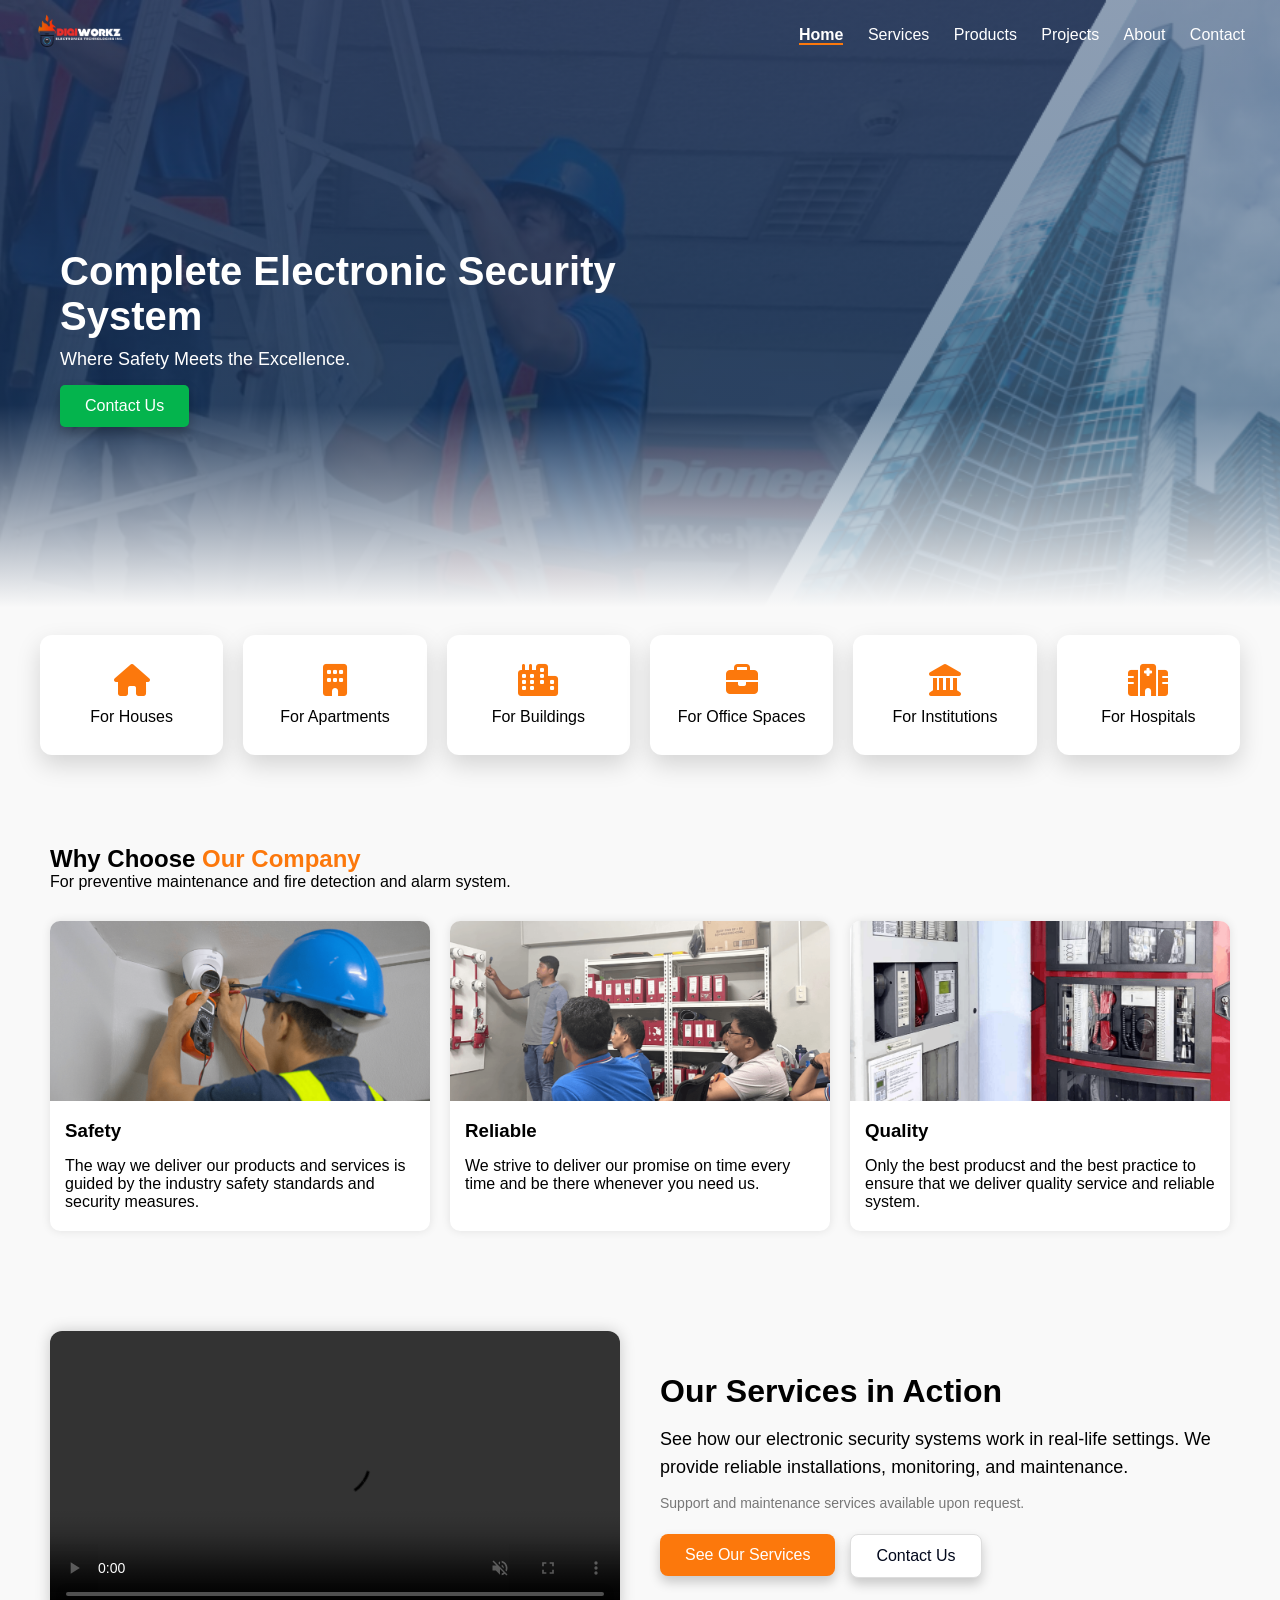
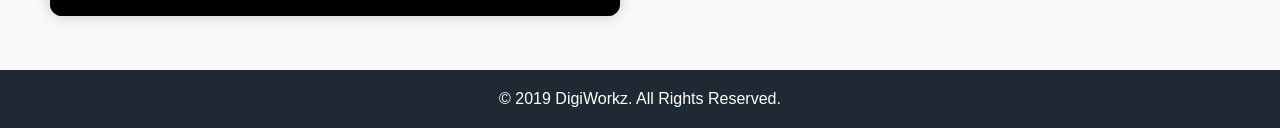
<file: index.html>
<!DOCTYPE html>
<html lang="en">
<head>
  <meta charset="UTF-8" />
  <meta name="viewport" content="width=device-width, initial-scale=1.0" />
  <title>DigiWorkz | Electronic Security System</title>
  <link rel="icon" href="images/favicon.png" type="image/png" />
  <link rel="stylesheet" href="style.css" />
  <link href="https://cdnjs.cloudflare.com/ajax/libs/font-awesome/6.5.0/css/all.min.css" rel="stylesheet">
</head>
<body>

<header class="index-navbar">
  <div class="logo">
    <img src="images/logo-light.png" alt="DigiWorkz Logo" class="logo-light">
    <img src="images/logo-dark.png" alt="DigiWorkz Logo" class="logo-dark">
  </div>

  <!-- HAMBURGER -->
  <div class="menu-toggle" id="menuToggle">
    ☰
  </div>

  <nav id="navLinks">
    <a href="index.html" class="active">Home</a>
    <a href="services.html">Services</a>
    <a href="products.html">Products</a>
    <a href="projects.html">Projects</a>
    <a href="about.html">About</a>
    <a href="contact.html">Contact</a>
  </nav>
</header>


<!-- HOME -->
<section class="home">
  <div class="home-overlay"></div>

  <div class="home-content">
    <h1>Complete Electronic Security System</h1>
    <p>Where Safety Meets the Excellence.</p>
    <a href="contact.html">
      <button>Contact Us</button>
    </a>
  </div>
</section>

<!-- SERVICES -->
<section class="services">
  <a href="projects.html" class="service-link">
    <div class="service-box">
      <i class="fa-solid fa-house"></i>
      <p>For Houses</p>
    </div>
  </a>

  <a href="projects.html" class="service-link">
    <div class="service-box">
      <i class="fa-solid fa-building"></i>
      <p>For Apartments</p>
    </div>
  </a>

  <a href="projects.html" class="service-link">
    <div class="service-box">
      <i class="fa-solid fa-city"></i>
      <p>For Buildings</p>
    </div>
  </a>

  <a href="projects.html" class="service-link">
    <div class="service-box">
      <i class="fa-solid fa-briefcase"></i>
      <p>For Office Spaces</p>
    </div>
  </a>

  <a href="projects.html" class="service-link">
    <div class="service-box">
      <i class="fa-solid fa-landmark"></i>
      <p>For Institutions</p>
    </div>
  </a>

  <a href="projects.html" class="service-link">
    <div class="service-box">
      <i class="fa-solid fa-hospital"></i>
      <p>For Hospitals</p>
    </div>
  </a>
</section>

<!-- WHY -->
<section class="why">
  <h2>Why Choose <span>Our Company</span></h2>
  <p class="subtitle">For preventive maintenance and fire detection and alarm system.</p>

  <div class="cards">
    <div class="card">
      <img src="images/safety.png">
      <h3>Safety</h3>
      <p>The way we deliver our products and services is guided by the industry safety standards and security measures.</p>
    </div>

    <div class="card">
      <img src="images/reliable.png">
      <h3>Reliable</h3>
      <p>We strive to deliver our promise on time every time and be there whenever you need us.</p>
    </div>

    <div class="card">
      <img src="images/quality.png">
      <h3>Quality</h3>
      <p>Only the best producst and the best practice to ensure that we deliver quality service and reliable system.</p>
    </div>
  </div>
</section>

<!-- VIDEO SECTION -->
<section class="video-section">
  <div class="video-container">
  <video controls muted>
    <source src="videos/our_services.mp4" type="video/mp4">
    Your browser does not support the video tag.
  </video>
</div>

  <div class="video-text">
    <h2>Our Services in Action</h2>
    <p>
      See how our electronic security systems work in real-life settings.
      We provide reliable installations, monitoring, and maintenance.
    </p>
    <p class="small">
      Support and maintenance services available upon request.
    </p>
    

     <!-- BUTTONS -->
    <div class="video-buttons">
      <a href="services.html">
        <button class="video-btn orange">See Our Services</button>
      </a>

      <a href="contact.html">
        <button class="video-btn white">Contact Us</button>
      </a>
    </div>
</section>

<footer class="footer">
  <p>© 2019 DigiWorkz. All Rights Reserved.</p>
</footer>

<script>
  const navbar = document.querySelector(".index-navbar");
  const video = document.querySelector("video");

  // Scroll effect for navbar
  window.addEventListener("scroll", function() {
    if (window.scrollY > 50) {
      navbar.classList.add("scrolled");
    } else {
      navbar.classList.remove("scrolled");
    }
  });

  // Autoplay video when it comes into view
  const observer = new IntersectionObserver((entries) => {
    entries.forEach(entry => {
      if (entry.isIntersecting) {
        video.play();
      } else {
        video.pause();
      }
    });
  }, {
    threshold: 0.5
  });

  observer.observe(video);

  const menuToggle = document.getElementById("menuToggle");
  const navLinks = document.getElementById("navLinks");

  menuToggle.addEventListener("click", () => {
    navLinks.classList.toggle("show");
  });
</script>

</body>
</html>
</file>
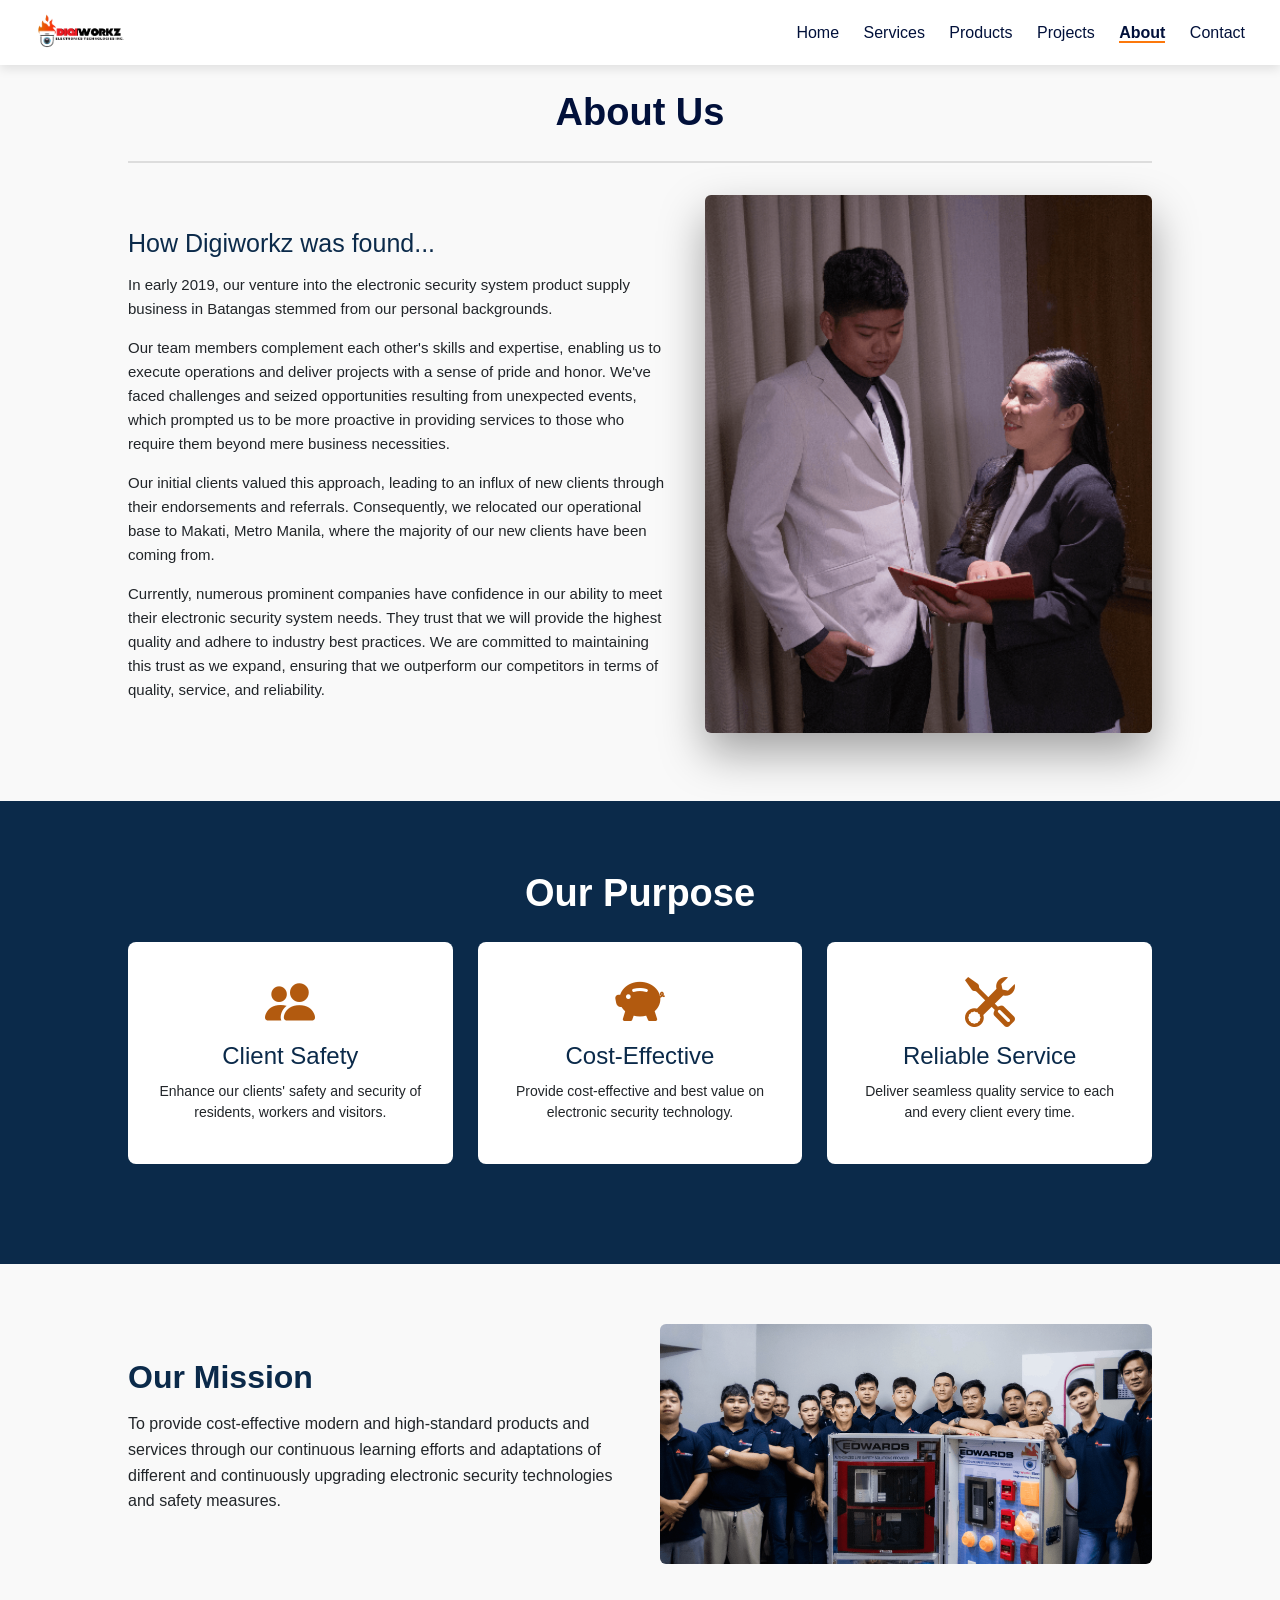
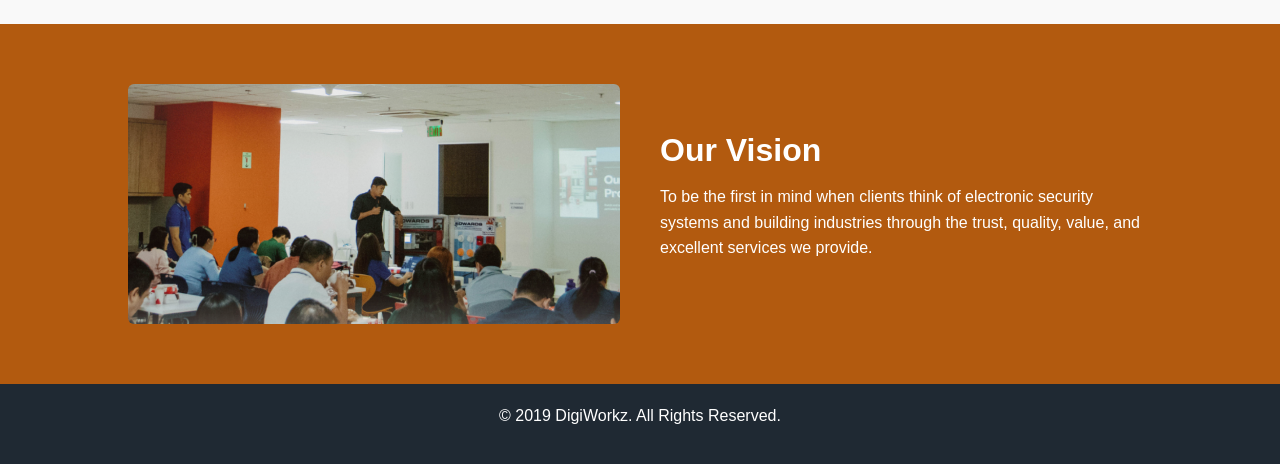
<file: about.html>
<!DOCTYPE html>
<html lang="en">
<head>
  <meta charset="UTF-8" />
  <meta name="viewport" content="width=device-width, initial-scale=1.0" />
  <title>DigiWorkz | About Us</title>
  <link rel="icon" href="images/favicon.png" type="image/png" />
  <link href="https://cdn.jsdelivr.net/npm/bootstrap@5.3.0/dist/css/bootstrap.min.css" rel="stylesheet">
  <link href="https://cdn.jsdelivr.net/npm/bootstrap-icons@1.10.5/font/bootstrap-icons.css" rel="stylesheet">
  <link rel="stylesheet" href="style.css" />
</head>
<body>

<header class="navbar">
  <div class="logo">
    <img src="images/logo-dark.png" alt="DigiWorkz Logo" class="logo-dark">
  </div>

  <div class="menu-toggle default-toggle" id="defaultToggle">
    ☰
  </div>

  <nav id="defaultNav">
    <a href="index.html">Home</a>
    <a href="services.html">Services</a>
    <a href="products.html">Products</a>
    <a href="projects.html">Projects</a>
    <a href="about.html" class="active">About</a>
    <a href="contact.html">Contact</a>
  </nav>
</header>

<!-- ABOUT US -->
<section class="about">
  <h2 class="section-title">About Us</h2>
  <div class="products-divider"></div>

  <div class="about-content">
    <div class="about-text">
      <h3>How Digiworkz was found...</h3>
      <p>
        In early 2019, our venture into the electronic security system product supply business in Batangas stemmed from our personal backgrounds.
      </p>
      <p>
        Our team members complement each other's skills and expertise, enabling us to execute operations and deliver projects with a sense of pride and honor. We've faced challenges and seized opportunities resulting from unexpected events, which prompted us to be more proactive in providing services to those who require them beyond mere business necessities. 
      </p>
      <p>
        Our initial clients valued this approach, leading to an influx of new clients through their endorsements and referrals. Consequently, we relocated our operational base to Makati, Metro Manila, where the majority of our new clients have been coming from.
      </p>
      <p>
        Currently, numerous prominent companies have confidence in our ability to meet their electronic security system needs. They trust that we will provide the highest quality and adhere to industry best practices. We are committed to maintaining this trust as we expand, ensuring that we outperform our competitors in terms of quality, service, and reliability.
      </p>
    </div>

    <div class="about-image">
      <img src="images/about-us.png" alt="DigiWorkz Team">
    </div>
  </div>
</section>

<!-- PURPOSE -->
<section class="purpose">
  <div class="container">
    <h2 class="section-title light">Our Purpose</h2>

    <div class="purpose-cards row justify-content-center">
      <div class="purpose-card">
        <i class="bi bi-people-fill"></i>
        <h4>Client Safety</h4>
        <p>Enhance our clients' safety and secur​ity of residents, workers and visitors.</p>
      </div>

      <div class="purpose-card">
        <i class="bi bi-piggy-bank-fill"></i>
        <h4>Cost-Effective</h4>
        <p>Provide cost-effective and best value on electronic security technology.</p>
      </div>

      <div class="purpose-card">
        <i class="bi bi-tools"></i>
        <h4>Reliable Service</h4>
        <p>Deliver seamless quality service to each and every client every time.</p>
      </div>
    </div>
  </div>
</section>


<!-- MISSION -->
<section class="mission">
  <div class="mission-content">
    <div class="mission-text">
      <h2>Our Mission</h2>
      <p>
        To provide cost-effective modern and high-standard products and services through our continuous learning efforts and adaptations of different and continuously upgrading electronic security technologies and safety measures.
      </p>
    </div>

    <div class="mission-image">
      <img src="images/mission.png" alt="Training Session">
    </div>
  </div>
</section>

<!-- VISION -->
<section class="vision">
  <div class="vision-content">
    <div class="vision-image">
      <img src="images/vision.png" alt="Control Panel">
    </div>

    <div class="vision-text">
      <h2>Our Vision</h2>
      <p>
        To be the first in mind when clients think of electronic security systems and building industries through the trust, quality, value, and excellent services we provide.
      </p>
    </div>
  </div>
</section>

<script>
  const defaultToggle = document.getElementById("defaultToggle");
  const defaultNav = document.getElementById("defaultNav");

  defaultToggle.addEventListener("click", () => {
    defaultNav.classList.toggle("show");
  });
</script>

<footer class="footer">
  <p>© 2019 DigiWorkz. All Rights Reserved.</p>
</footer>

</body>
</html>
</file>
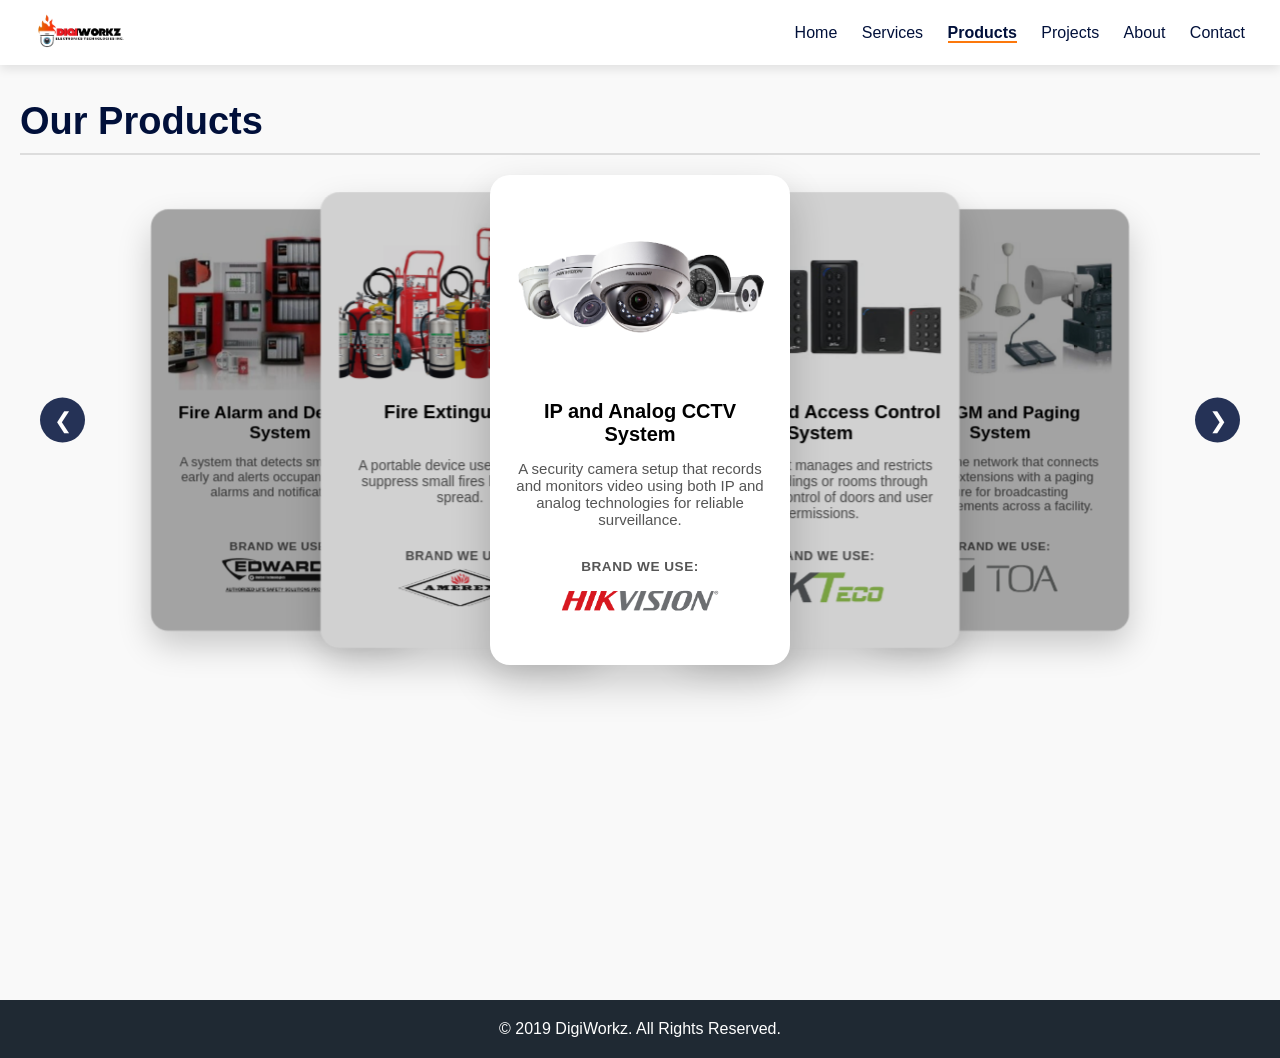
<file: products.html>
<!DOCTYPE html>
<html lang="en">
<head>
  <meta charset="UTF-8" />
  <meta name="viewport" content="width=device-width, initial-scale=1.0" />
  <title>DigiWorkz | Products</title>
  <link rel="icon" href="images/favicon.png" type="image/png" />
  <link rel="stylesheet" href="style.css" />
</head>
<body>

<header class="navbar">
  <div class="logo">
    <img src="images/logo-dark.png" alt="DigiWorkz Logo" class="logo-dark">
  </div>

  <div class="menu-toggle default-toggle" id="defaultToggle">
    ☰
  </div>

  <nav id="defaultNav">
    <a href="index.html">Home</a>
    <a href="services.html">Services</a>
    <a href="products.html" class="active">Products</a>
    <a href="projects.html">Projects</a>
    <a href="about.html">About</a>
    <a href="contact.html">Contact</a>
  </nav>
</header>

<section class="products-carousel-section">
  <h1 class="products-title">Our Products</h1>
  <div class="products-divider"></div>

  <div class="carousel-3d">
    <button class="carousel-btn prev">&#10094;</button>

    <div class="carousel-3d-track">
      <div class="carousel-3d-card">
        <img src="images/products/cctv.png">
        <h3>IP and Analog CCTV System</h3>
        <p>A security camera setup that records and monitors video using both IP and analog technologies for reliable surveillance.</p>
        <div class="brand-used">
          <span class="brand-label">Brand We Use:</span>
          <img src="images/brands/hikvision.png" alt="Brand Logo">
        </div>
      </div>

      <div class="carousel-3d-card">
        <img src="images/products/access-control.jpg">
        <h3>Centralized Access Control System</h3>
        <p>A system that manages and restricts entry to buildings or rooms through centralized control of doors and user permissions.</p>
        <div class="brand-used">
          <span class="brand-label">Brand We Use:</span>
          <img src="images/brands/zkteco.png" alt="Brand Logo">
        </div>
      </div>

      <div class="carousel-3d-card">
        <img src="images/products/pabgm.jpg">
        <h3>PABGM and Paging System</h3>
        <p>A telephone network that connects internal extensions with a paging feature for broadcasting announcements across a facility.</p>
        <div class="brand-used">
          <span class="brand-label">Brand We Use:</span>
          <img src="images/brands/toa.png" alt="Brand Logo">
        </div>
      </div>

      <div class="carousel-3d-card">
        <img src="images/products/intercom.jpg">
        <h3>Intercom System</h3>
        <p>A communication system that allows instant two-way audio or video calls between different areas of a building.</p>
        <div class="brand-used">
          <span class="brand-label">Brand We Use:</span>
          <img src="images/brands/basip.png" alt="Brand Logo">
        </div>
      </div>

      <div class="carousel-3d-card">
        <img src="images/products/fire-alarm.jpg">
        <h3>Fire Alarm and Detection System</h3>
        <p>A system that detects smoke or fire early and alerts occupants through alarms and notifications.</p>
        <div class="brand-used">
          <span class="brand-label">Brand We Use:</span>
          <img src="images/brands/edwards.png" alt="Brand Logo">
        </div>
      </div>

      <div class="carousel-3d-card">
        <img src="images/products/fire-extinguisher.png">
        <h3>Fire Extinguisher</h3>
        <p>A portable device used to quickly suppress small fires before they spread.</p>
        <div class="brand-used">
          <span class="brand-label">Brand We Use:</span>
          <img src="images/brands/amerex.png" alt="Brand Logo">
        </div>
      </div>
    </div>

    <button class="carousel-btn next">&#10095;</button>
  </div>
</section>

<footer class="footer">
  <p>© 2019 DigiWorkz. All Rights Reserved.</p>
</footer>

<script>
const cards = document.querySelectorAll('.carousel-3d-card');
const prev = document.querySelector('.carousel-btn.prev');
const next = document.querySelector('.carousel-btn.next');

let current = 0;

function getOffset(i, current, total) {
  let offset = i - current;
  const half = Math.floor(total / 2);

  if (offset > half) offset -= total;
  if (offset < -half) offset += total;

  return offset;
}

function updateCarousel() {
  const total = cards.length;

  cards.forEach((card, i) => {
    const offset = getOffset(i, current, total);

    // Always render the card, but hide if outside -2 to 2
    const isVisible = Math.abs(offset) <= 2;

    card.style.opacity = isVisible ? 1 : 0;
    card.style.pointerEvents = isVisible ? "auto" : "none";

    const shade = 1 - (Math.abs(offset) * 0.18);
    card.style.filter = `brightness(${shade})`;

    card.style.transform = `
      translate(-50%, -50%)
      translateX(${offset * 180}px)
      scale(${1 - Math.abs(offset) * 0.07})
      rotateY(0deg)
    `;

    if (offset === 0) card.classList.add("active");
    else card.classList.remove("active");

    card.style.zIndex = 100 - Math.abs(offset);
  });
}

next.addEventListener('click', () => {
  current = (current + 1) % cards.length;
  updateCarousel();
});

prev.addEventListener('click', () => {
  current = (current - 1 + cards.length) % cards.length;
  updateCarousel();
});

// Initial layout (NO animation)
updateCarousel();

// Enable animation AFTER first paint
  requestAnimationFrame(() => {
  document.querySelector(".carousel-3d").classList.add("ready");
});

  const defaultToggle = document.getElementById("defaultToggle");
  const defaultNav = document.getElementById("defaultNav");

  defaultToggle.addEventListener("click", () => {
    defaultNav.classList.toggle("show");
  });

  const track = document.querySelector('.carousel-3d-track');
  let startX = 0;
  let endX = 0;

  track.addEventListener('touchstart', (e) => {
    startX = e.touches[0].clientX;
  });

  track.addEventListener('touchmove', (e) => {
    endX = e.touches[0].clientX;
  });

  track.addEventListener('touchend', () => {
    const diff = startX - endX;

    if (diff > 40) {
      // swipe left
      document.querySelector('.carousel-btn.next').click();
    } else if (diff < -40) {
      // swipe right
      document.querySelector('.carousel-btn.prev').click();
    }
  });

</script>


</body>
</html>
</file>
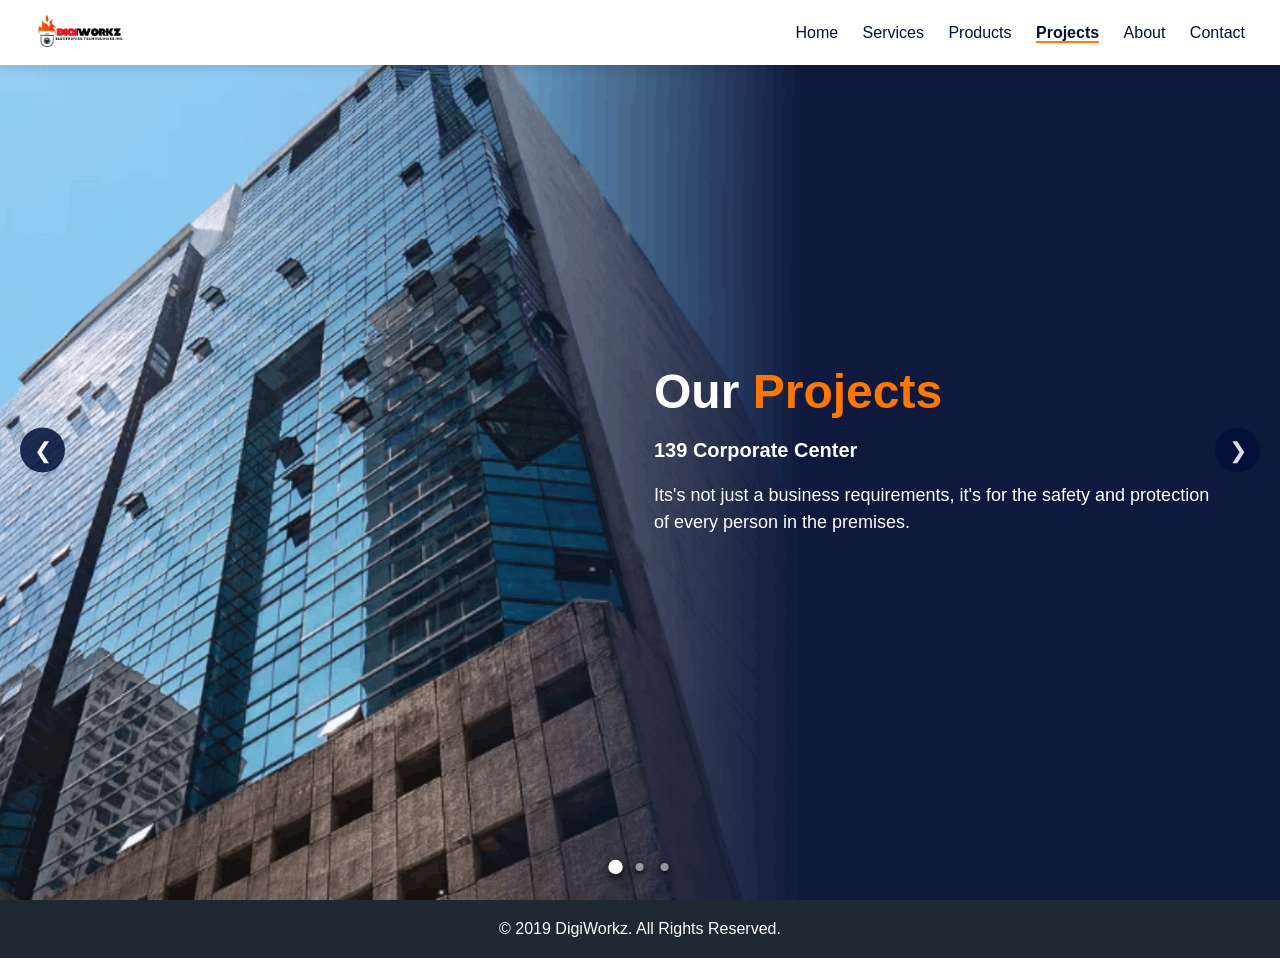
<file: projects.html>
<!DOCTYPE html>
<html lang="en">
<head>
  <meta charset="UTF-8" />
  <meta name="viewport" content="width=device-width, initial-scale=1.0" />
  <title>DigiWorkz | Projects</title>
  <link rel="icon" href="images/favicon.png" type="image/png" />
  <link rel="stylesheet" href="style.css" />
</head>
<body>

<header class="navbar">
  <div class="logo">
    <img src="images/logo-dark.png" alt="DigiWorkz Logo" class="logo-dark">
  </div>

  <div class="menu-toggle default-toggle" id="defaultToggle">
    ☰
  </div>

  <nav id="defaultNav">
    <a href="index.html">Home</a>
    <a href="services.html">Services</a>
    <a href="products.html">Products</a>
    <a href="projects.html" class="active">Projects</a>
    <a href="about.html">About</a>
    <a href="contact.html">Contact</a>
  </nav>
</header>

<div class="carousel-project">
  <div class="carousel-project-inner">
    <button class="carousel-btn prev" id="prevBtn">&#10094;</button>
    <div class="slide active" style="background-image: url('images/projects/139-corporate-center.png')">
      <div class="overlay"></div>
      <div class="content">
        <h2><span>Our</span> Projects</h2>
        <div class="caption">139 Corporate Center</div>
        <p>
          Its's not just a business req​uirements, it's for the safety and protection of every person in the premises.
        </p>
      </div>
    </div>

    <div class="slide" style="background-image: url('images/projects/aia-group.png')">
      <div class="overlay"></div>
      <div class="content">
        <h2><span>Our</span> Projects</h2>
        <div class="caption">AIA Group</div>
        <p>
          Its's not just a business req​uirements, it's for the safety and protection of every person in the premises.
        </p>
      </div>
    </div>

    <div class="slide" style="background-image: url('images/projects/aic-gold-tower.png')">
      <div class="overlay"></div>
      <div class="content">
        <h2><span>Our</span> Projects</h2>
        <div class="caption">AIC Gold Tower</div>
        <p>
          Its's not just a business req​uirements, it's for the safety and protection of every person in the premises.
        </p>
      </div>
    </div>

    <div class="slide" style="background-image: url('images/projects/alexandra-condominium.png')">
      <div class="overlay"></div>
      <div class="content">
        <h2><span>Our</span> Projects</h2>
        <div class="caption">Alexandra Condominium</div>
        <p>
          Its's not just a business req​uirements, it's for the safety and protection of every person in the premises.
        </p>
      </div>
    </div>

    <div class="slide" style="background-image: url('images/projects/anonas-lrt-city-center.png')">
      <div class="overlay"></div>
      <div class="content">
        <h2><span>Our</span> Projects</h2>
        <div class="caption">Anonas LRT City Center</div>
        <p>
          Its's not just a business req​uirements, it's for the safety and protection of every person in the premises.
        </p>
      </div>
    </div>

    <div class="slide" style="background-image: url('images/projects/antel-spa-residences.png')">
      <div class="overlay"></div>
      <div class="content">
        <h2><span>Our</span> Projects</h2>
        <div class="caption">Antel Spa Residences</div>
        <p>
          Its's not just a business req​uirements, it's for the safety and protection of every person in the premises.
        </p>
      </div>
    </div>

    <div class="slide" style="background-image: url('images/projects/asian-century-center.png')">
      <div class="overlay"></div>
      <div class="content">
        <h2><span>Our</span> Projects</h2>
        <div class="caption">Asian Century Center</div>
        <p>
          Its's not just a business req​uirements, it's for the safety and protection of every person in the premises.
        </p>
      </div>
    </div>

    <div class="slide" style="background-image: url('images/projects/avida-tower-sucat.png')">
      <div class="overlay"></div>
      <div class="content">
        <h2><span>Our</span> Projects</h2>
        <div class="caption">Avida Tower Sucat</div>
        <p>
          Its's not just a business req​uirements, it's for the safety and protection of every person in the premises.
        </p>
      </div>
    </div>

    <div class="slide" style="background-image: url('images/projects/axa-building.png')">
      <div class="overlay"></div>
      <div class="content">
        <h2><span>Our</span> Projects</h2>
        <div class="caption">AXA Building</div>
        <p>
           Its's not just a business req​uirements, it's for the safety and protection of every person in the premises.
        </p>
      </div>
    </div>

    <div class="slide" style="background-image: url('images/projects/azure-north-pampanga.png')">
      <div class="overlay"></div>
      <div class="content">
        <h2><span>Our</span> Projects</h2>
        <div class="caption">Azure North Pampanga</div>
        <p>
          Its's not just a business req​uirements, it's for the safety and protection of every person in the premises.
        </p>
      </div>
    </div>

    <div class="slide" style="background-image: url('images/projects/azure-urban-resort.png')">
      <div class="overlay"></div>
      <div class="content">
        <h2><span>Our</span> Projects</h2>
        <div class="caption">Azure Urban Resort</div>
        <p>
          Its's not just a business req​uirements, it's for the safety and protection of every person in the premises.
        </p>
      </div>
    </div>

    <div class="slide" style="background-image: url('images/projects/birch-tower.png')">
      <div class="overlay"></div>
      <div class="content">
        <h2><span>Our</span> Projects</h2>
        <div class="caption">Birch Tower</div>
        <p>
          Its's not just a business req​uirements, it's for the safety and protection of every person in the premises.
        </p>
      </div>
    </div>

    <div class="slide" style="background-image: url('images/projects/bsa-suites.png')">
      <div class="overlay"></div>
      <div class="content">
        <h2><span>Our</span> Projects</h2>
        <div class="caption">BSA Suites</div>
        <p>
          Its's not just a business req​uirements, it's for the safety and protection of every person in the premises.
        </p>
      </div>
    </div>

   <div class="slide" style="background-image: url('images/projects/celadon-park-tower-1n2.png')">
      <div class="overlay"></div>
      <div class="content">
        <h2><span>Our</span> Projects</h2>
        <div class="caption">Celadon Park Tower 1 & 2</div>
        <p>
          Its's not just a business req​uirements, it's for the safety and protection of every person in the premises.
        </p>
      </div>
    </div>

   <div class="slide" style="background-image: url('images/projects/centuria-medical-clinic.png')">
      <div class="overlay"></div>
      <div class="content">
        <h2><span>Our</span> Projects</h2>
        <div class="caption">Centuria Medical Clinic</div>
        <p>
          Its's not just a business req​uirements, it's for the safety and protection of every person in the premises.
        </p>
      </div>
    </div>

   <div class="slide" style="background-image: url('images/projects/century-city-mall.png')">
      <div class="overlay"></div>
      <div class="content">
        <h2><span>Our</span> Projects</h2>
        <div class="caption">Century City Mall</div>
        <p>
          Its's not just a business req​uirements, it's for the safety and protection of every person in the premises.
        </p>
      </div>
    </div>

    <div class="slide" style="background-image: url('images/projects/commercenter-alabang.png')">
      <div class="overlay"></div>
      <div class="content">
        <h2><span>Our</span> Projects</h2>
        <div class="caption">Commercenter Alabang</div>
        <p>
          Its's not just a business req​uirements, it's for the safety and protection of every person in the premises.
        </p>
      </div>
    </div>

    <div class="slide" style="background-image: url('images/projects/coro-hotel.png')">
      <div class="overlay"></div>
      <div class="content">
        <h2><span>Our</span> Projects</h2>
        <div class="caption">Coro Hotel</div>
        <p>
         Its's not just a business req​uirements, it's for the safety and protection of every person in the premises.
        </p>
      </div>
    </div>

    <div class="slide" style="background-image: url('images/projects/crosswinds-tagaytay.png')">
      <div class="overlay"></div>
      <div class="content">
        <h2><span>Our</span> Projects</h2>
        <div class="caption">Crosswinds Tagaytay</div>
        <p>
          Its's not just a business req​uirements, it's for the safety and protection of every person in the premises.
        </p>
      </div>
    </div>

   <div class="slide" style="background-image: url('images/projects/escala-salcedo.png')">
      <div class="overlay"></div>
      <div class="content">
        <h2><span>Our</span> Projects</h2>
        <div class="caption">Escala Salcedo</div>
        <p>
          Its's not just a business req​uirements, it's for the safety and protection of every person in the premises.
        </p>
      </div>
    </div>

   <div class="slide" style="background-image: url('images/projects/essensa-east-forbes.png')">
      <div class="overlay"></div>
      <div class="content">
        <h2><span>Our</span> Projects</h2>
        <div class="caption">Essensa East Forbes</div>
        <p>
          Its's not just a business req​uirements, it's for the safety and protection of every person in the premises.
        </p>
      </div>
    </div>

   <div class="slide" style="background-image: url('images/projects/f1-hotel.png')">
      <div class="overlay"></div>
      <div class="content">
        <h2><span>Our</span> Projects</h2>
        <div class="caption">F1 Hotel</div>
        <p>
          Its's not just a business req​uirements, it's for the safety and protection of every person in the premises.
        </p>
      </div>
    </div>

    <div class="slide" style="background-image: url('images/projects/fairview-terraces.png')">
      <div class="overlay"></div>
      <div class="content">
        <h2><span>Our</span> Projects</h2>
        <div class="caption">Fairview Terraces</div>
        <p>
          Its's not just a business req​uirements, it's for the safety and protection of every person in the premises.
        </p>
      </div>
    </div>

    <div class="slide" style="background-image: url('images/projects/filomena-building.png')">
      <div class="overlay"></div>
      <div class="content">
        <h2><span>Our</span> Projects</h2>
        <div class="caption">Filomena Building</div>
        <p>
          Its's not just a business req​uirements, it's for the safety and protection of every person in the premises.
        </p>
      </div>
    </div>

    <div class="slide" style="background-image: url('images/projects/forbes-tower.png')">
      <div class="overlay"></div>
      <div class="content">
        <h2><span>Our</span> Projects</h2>
        <div class="caption">Forbes Tower</div>
        <p>
          Its's not just a business req​uirements, it's for the safety and protection of every person in the premises.
        </p>
      </div>
    </div>

    <div class="slide" style="background-image: url('images/projects/fort-palm-spring.png')">
      <div class="overlay"></div>
      <div class="content">
        <h2><span>Our</span> Projects</h2>
        <div class="caption">Fort Palm Spring</div>
        <p>
          Its's not just a business req​uirements, it's for the safety and protection of every person in the premises.
        </p>
      </div>
    </div>

    <div class="slide" style="background-image: url('images/projects/gc-corporate-plaza.png')">
      <div class="overlay"></div>
      <div class="content">
        <h2><span>Our</span> Projects</h2>
        <div class="caption">GC Corporate Plaza</div>
        <p>
          Its's not just a business req​uirements, it's for the safety and protection of every person in the premises.
        </p>
      </div>
    </div>

    <div class="slide" style="background-image: url('images/projects/gma-tower.png')">
      <div class="overlay"></div>
      <div class="content">
        <h2><span>Our</span> Projects</h2>
        <div class="caption">GMA Tower</div>
        <p>
          Its's not just a business req​uirements, it's for the safety and protection of every person in the premises.
        </p>
      </div>
    </div>

    <div class="slide" style="background-image: url('images/projects/hampton-dover-tower.png')">
      <div class="overlay"></div>
      <div class="content">
        <h2><span>Our</span> Projects</h2>
        <div class="caption">Hampton Dover Tower</div>
        <p>
          Its's not just a business req​uirements, it's for the safety and protection of every person in the premises.
        </p>
      </div>
    </div>

    <div class="slide" style="background-image: url('images/projects/jd-tower.png')">
      <div class="overlay"></div>
      <div class="content">
        <h2><span>Our</span> Projects</h2>
        <div class="caption">JD Tower</div>
        <p>
          Its's not just a business req​uirements, it's for the safety and protection of every person in the premises.
        </p>
      </div>
    </div>

    <div class="slide" style="background-image: url('images/projects/knightbridge-residences.png')">
      <div class="overlay"></div>
      <div class="content">
        <h2><span>Our</span> Projects</h2>
        <div class="caption">Knightbridge Residences</div>
        <p>
          Its's not just a business req​uirements, it's for the safety and protection of every person in the premises.
        </p>
      </div>
    </div>

    <div class="slide" style="background-image: url('images/projects/loxon-philippines-inc.png')">
      <div class="overlay"></div>
      <div class="content">
        <h2><span>Our</span> Projects</h2>
        <div class="caption">Loxon Philippines Inc.</div>
        <p>
          Its's not just a business req​uirements, it's for the safety and protection of every person in the premises.
        </p>
      </div>
    </div>

    <div class="slide" style="background-image: url('images/projects/lv-locsin.png')">
      <div class="overlay"></div>
      <div class="content">
        <h2><span>Our</span> Projects</h2>
        <div class="caption">LV Locsin</div>
        <p>
          Its's not just a business req​uirements, it's for the safety and protection of every person in the premises.
        </p>
      </div>
    </div>

    <div class="slide" style="background-image: url('images/projects/makati-hope-christian-school.png')">
      <div class="overlay"></div>
      <div class="content">
        <h2><span>Our</span> Projects</h2>
        <div class="caption">Makati Hope Christian School</div>
        <p>
          Its's not just a business req​uirements, it's for the safety and protection of every person in the premises.
        </p>
      </div>
    </div>

    <div class="slide" style="background-image: url('images/projects/manila-prince-hotel-tower.png')">
      <div class="overlay"></div>
      <div class="content">
        <h2><span>Our</span> Projects</h2>
        <div class="caption">Manila Prince Hotel Tower</div>
        <p>
          Its's not just a business req​uirements, it's for the safety and protection of every person in the premises.
        </p>
      </div>
    </div>

    <div class="slide" style="background-image: url('images/projects/mella-hotel.png')">
      <div class="overlay"></div>
      <div class="content">
        <h2><span>Our</span> Projects</h2>
        <div class="caption">Mella Hotel</div>
        <p>
          Its's not just a business req​uirements, it's for the safety and protection of every person in the premises.
        </p>
      </div>
    </div>

    <div class="slide" style="background-image: url('images/projects/metlive.png')">
      <div class="overlay"></div>
      <div class="content">
        <h2><span>Our</span> Projects</h2>
        <div class="caption">Met Live</div>
        <p>
          Its's not just a business req​uirements, it's for the safety and protection of every person in the premises.
        </p>
      </div>
    </div>

    <div class="slide" style="background-image: url('images/projects/one-wilson-place-condominium.png')">
      <div class="overlay"></div>
      <div class="content">
        <h2><span>Our</span> Projects</h2>
        <div class="caption">One Wilson Place Condominium</div>
        <p>
          Its's not just a business req​uirements, it's for the safety and protection of every person in the premises.
        </p>
      </div>
    </div>

    <div class="slide" style="background-image: url('images/projects/ppl-building.png')">
      <div class="overlay"></div>
      <div class="content">
        <h2><span>Our</span> Projects</h2>
        <div class="caption">PPL Building</div>
        <p>
          Its's not just a business req​uirements, it's for the safety and protection of every person in the premises.
        </p>
      </div>
    </div>

    <div class="slide" style="background-image: url('images/projects/south-of-market-residences-3.png')">
      <div class="overlay"></div>
      <div class="content">
        <h2><span>Our</span> Projects</h2>
        <div class="caption">South of Market Residences 3</div>
        <p>
          Its's not just a business req​uirements, it's for the safety and protection of every person in the premises.
        </p>
      </div>
    </div>
    
    <div class="slide" style="background-image: url('images/projects/st-francis-square.png')">
      <div class="overlay"></div>
      <div class="content">
        <h2><span>Our</span> Projects</h2>
        <div class="caption">St. Francis Square</div>
        <p>
          Its's not just a business req​uirements, it's for the safety and protection of every person in the premises.
        </p>
      </div>
    </div>

    <div class="slide" style="background-image: url('images/projects/st-lukes-medical-center-qc.png')">
      <div class="overlay"></div>
      <div class="content">
        <h2><span>Our</span> Projects</h2>
        <div class="caption">St. Lukes Medical Center QC</div>
        <p>
          Its's not just a business req​uirements, it's for the safety and protection of every person in the premises.
        </p>
      </div>
    </div>

    <div class="slide" style="background-image: url('images/projects/the-columns-ayala.png')">
      <div class="overlay"></div>
      <div class="content">
        <h2><span>Our</span> Projects</h2>
        <div class="caption">The Columns Ayala</div>
        <p>
          Its's not just a business req​uirements, it's for the safety and protection of every person in the premises.
        </p>
      </div>
    </div>

    <div class="slide" style="background-image: url('images/projects/the-milano-residence.png')">
      <div class="overlay"></div>
      <div class="content">
        <h2><span>Our</span> Projects</h2>
        <div class="caption">The Milano Residence</div>
        <p>
          Its's not just a business req​uirements, it's for the safety and protection of every person in the premises.
        </p>
      </div>
    </div>

    <div class="slide" style="background-image: url('images/projects/the-residences-at-commonwealth.png')">
      <div class="overlay"></div>
      <div class="content">
        <h2><span>Our</span> Projects</h2>
        <div class="caption">The Residences at Commonwealth</div>
        <p>
          Its's not just a business req​uirements, it's for the safety and protection of every person in the premises.
        </p>
      </div>
    </div>

    <div class="slide" style="background-image: url('images/projects/un-residences.png')">
      <div class="overlay"></div>
      <div class="content">
        <h2><span>Our</span> Projects</h2>
        <div class="caption">UN Residences</div>
        <p>
          Its's not just a business req​uirements, it's for the safety and protection of every person in the premises.
        </p>
      </div>
    </div>

    <div class="slide" style="background-image: url('images/projects/un-square.png')">
      <div class="overlay"></div>
      <div class="content">
        <h2><span>Our</span> Projects</h2>
        <div class="caption">UN Square</div>
        <p>
          Its's not just a business req​uirements, it's for the safety and protection of every person in the premises.
        </p>
      </div>
    </div>

    <div class="slide" style="background-image: url('images/projects/washington-tower.png')">
      <div class="overlay"></div>
      <div class="content">
        <h2><span>Our</span> Projects</h2>
        <div class="caption">Washington Tower</div>
        <p>
          Its's not just a business req​uirements, it's for the safety and protection of every person in the premises.
        </p>
      </div>
    </div>

    <button class="carousel-btn next" id="nextBtn">&#10095;</button>
  </div>

  <div class="dots">
    <span class="dot active" data-index="0"></span>
    <span class="dot" data-index="1"></span>
    <span class="dot" data-index="2"></span>
    <span class="dot" data-index="3"></span>
    <span class="dot" data-index="4"></span>
    <span class="dot" data-index="5"></span>
    <span class="dot" data-index="6"></span>
    <span class="dot" data-index="7"></span>
    <span class="dot" data-index="8"></span>
    <span class="dot" data-index="9"></span>
    <span class="dot" data-index="10"></span>
    <span class="dot" data-index="11"></span>
    <span class="dot" data-index="12"></span>
    <span class="dot" data-index="13"></span>
    <span class="dot" data-index="14"></span>
    <span class="dot" data-index="15"></span>
    <span class="dot" data-index="16"></span>
    <span class="dot" data-index="17"></span>
    <span class="dot" data-index="18"></span>
    <span class="dot" data-index="19"></span>
    <span class="dot" data-index="20"></span>
    <span class="dot" data-index="21"></span>
    <span class="dot" data-index="22"></span>
    <span class="dot" data-index="23"></span>
    <span class="dot" data-index="24"></span>
    <span class="dot" data-index="25"></span>
    <span class="dot" data-index="26"></span>
    <span class="dot" data-index="27"></span>
    <span class="dot" data-index="28"></span>
    <span class="dot" data-index="29"></span>
    <span class="dot" data-index="30"></span>
    <span class="dot" data-index="31"></span>
    <span class="dot" data-index="32"></span>
    <span class="dot" data-index="33"></span>
    <span class="dot" data-index="34"></span>
    <span class="dot" data-index="35"></span>
    <span class="dot" data-index="36"></span>
    <span class="dot" data-index="37"></span>
    <span class="dot" data-index="38"></span>
    <span class="dot" data-index="39"></span>
    <span class="dot" data-index="40"></span>
    <span class="dot" data-index="41"></span>
    <span class="dot" data-index="42"></span>
    <span class="dot" data-index="43"></span>
    <span class="dot" data-index="44"></span>
    <span class="dot" data-index="45"></span>
    <span class="dot" data-index="46"></span>
    <span class="dot" data-index="47"></span>
  </div>
</div>

<script>
const slides = document.querySelectorAll(".slide");
const dots = document.querySelectorAll(".dot");
const prevBtn = document.getElementById("prevBtn");
const nextBtn = document.getElementById("nextBtn");

let currentIndex = 0;
let slideInterval;
const SLIDE_DELAY = 10000;

// 🔹 SHOW SLIDE
function showSlide(index) {
  slides.forEach(slide => slide.classList.remove("active"));
  dots.forEach(dot => dot.classList.remove("active"));

  slides[index].classList.add("active");
  dots[index].classList.add("active");

  updateDots(); // keep dots synced
}

// 🔹 AUTO SLIDE
function startAutoSlide() {
  slideInterval = setInterval(() => {
    currentIndex = (currentIndex + 1) % slides.length;
    showSlide(currentIndex);
  }, SLIDE_DELAY);
}

function resetAutoSlide() {
  clearInterval(slideInterval);
  startAutoSlide();
}

// 🔹 DOT CLICK
dots.forEach(dot => {
  dot.addEventListener("click", () => {
    currentIndex = Number(dot.dataset.index);
    showSlide(currentIndex);
    resetAutoSlide();
  });
});

// 🔹 PREV / NEXT
prevBtn.addEventListener("click", () => {
  currentIndex = (currentIndex - 1 + slides.length) % slides.length;
  showSlide(currentIndex);
  resetAutoSlide();
});

nextBtn.addEventListener("click", () => {
  currentIndex = (currentIndex + 1) % slides.length;
  showSlide(currentIndex);
  resetAutoSlide();
});

// 🔹 ONLY 3 DOTS — ALWAYS
function updateDots() {
  dots.forEach(dot => dot.style.display = "none");

  const prev = (currentIndex - 1 + dots.length) % dots.length;
  const next = (currentIndex + 1) % dots.length;

  dots[prev].style.display = "inline-block";
  dots[currentIndex].style.display = "inline-block";
  dots[next].style.display = "inline-block";
}

// 🔹 INIT
showSlide(currentIndex);
startAutoSlide();

// 🔹 NAV TOGGLE
const defaultToggle = document.getElementById("defaultToggle");
const defaultNav = document.getElementById("defaultNav");

defaultToggle.addEventListener("click", () => {
  defaultNav.classList.toggle("show");
});

// 🔹 SWIPE SUPPORT
let startX = 0;
let endX = 0;

const carousel = document.querySelector(".carousel-project");

carousel.addEventListener("touchstart", e => {
  startX = e.touches[0].clientX;
}, { passive: true });

carousel.addEventListener("touchmove", e => {
  endX = e.touches[0].clientX;
}, { passive: true });

carousel.addEventListener("touchend", () => {
  const swipe = startX - endX;

  if (Math.abs(swipe) > 50) {
    if (swipe > 0) {
      currentIndex = (currentIndex + 1) % slides.length;
    } else {
      currentIndex = (currentIndex - 1 + slides.length) % slides.length;
    }
    showSlide(currentIndex);
    resetAutoSlide();
  }

  startX = endX = 0;
});
</script>


<footer class="footer">
  <p>© 2019 DigiWorkz. All Rights Reserved.</p>
</footer>

</body>

</html>
</file>
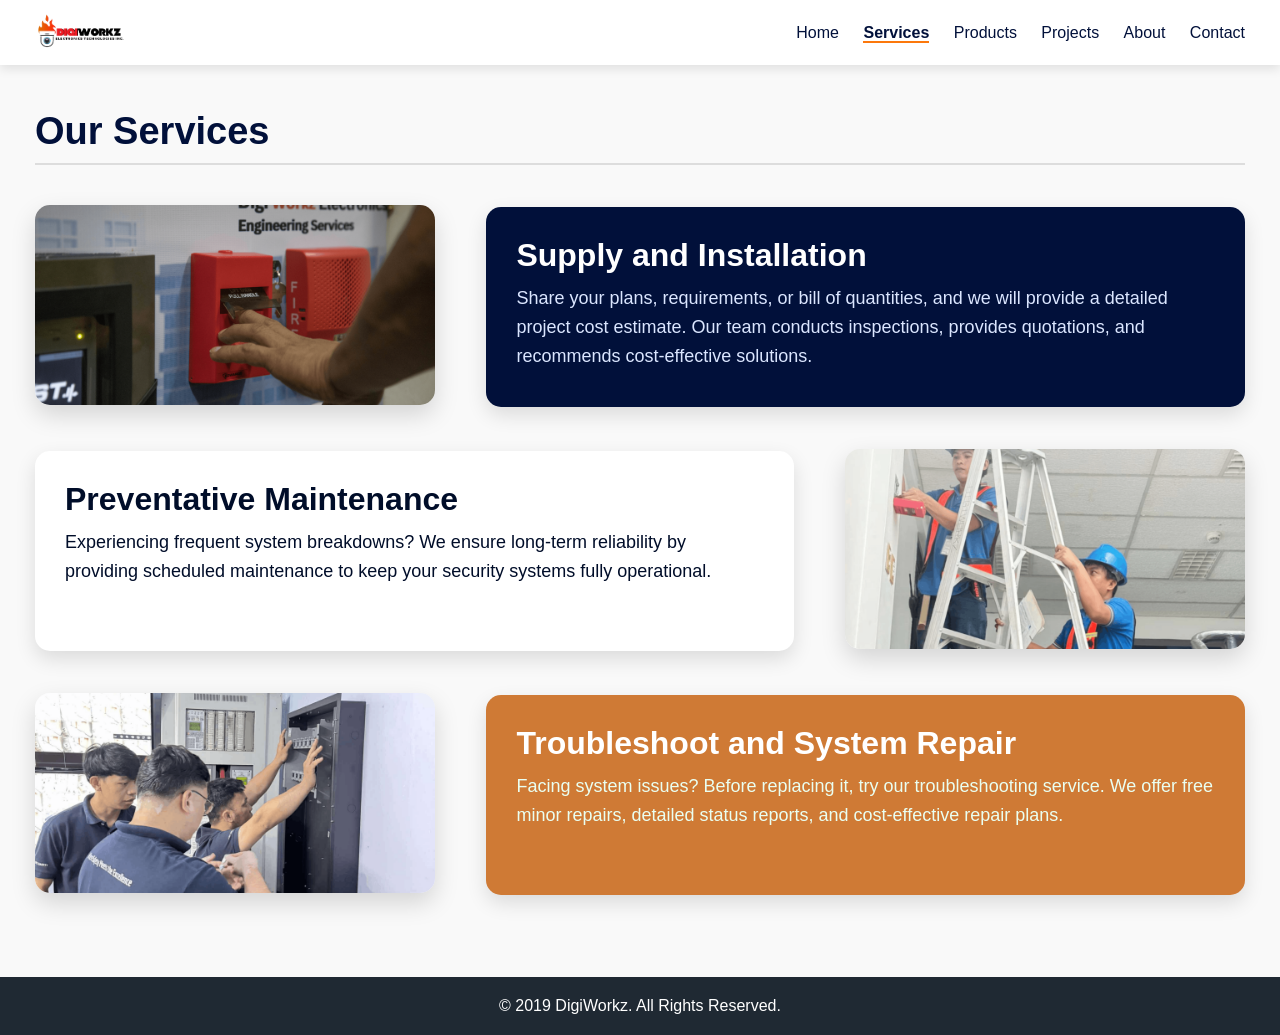
<file: services.html>
<!DOCTYPE html>
<html lang="en">
<head>
  <meta charset="UTF-8" />
  <meta name="viewport" content="width=device-width, initial-scale=1.0" />
  <title>DigiWorkz | Services</title>
  <link rel="icon" href="images/favicon.png" type="image/png" />
  <link rel="stylesheet" href="style.css" />
</head>
<body>

<header class="navbar">
  <div class="logo">
    <img src="images/logo-dark.png" alt="DigiWorkz Logo" class="logo-dark">
  </div>

  <div class="menu-toggle default-toggle" id="defaultToggle">
    ☰
  </div>

  <nav id="defaultNav">
    <a href="index.html">Home</a>
    <a href="services.html" class="active">Services</a>
    <a href="products.html">Products</a>
    <a href="projects.html">Projects</a>
    <a href="about.html">About</a>
    <a href="contact.html">Contact</a>
  </nav>
</header>

<!-- SERVICES LAYERS -->
<section class="services-section">

    <!-- SERVICES HEADER -->
    <div class="services-header">
        <h1>Our Services</h1>
        <div class="services-divider"></div>
    </div>

    <!-- SERVICE 1 -->
    <div class="service-layer">
        <div class="service-img">
        <img src="images/supply.png" alt="Supply and Installation">
        </div>

        <div class="service-text">
        <div class="service-text-box service-supply">
            <h2>Supply and Installation</h2>
            <p>
            Share your plans, requirements, or bill of quantities, and we will provide a detailed project cost estimate.
            Our team conducts inspections, provides quotations, and recommends cost-effective solutions.
            </p>
        </div>
        </div>
    </div>

    <!-- SERVICE 2 -->
    <div class="service-layer reverse">
        <div class="service-img">
        <img src="images/maintenance.png" alt="Preventative Maintenance">
        </div>

        <div class="service-text">
        <div class="service-text-box service-maintenance">
            <h2>Preventative Maintenance</h2>
            <p>
            Experiencing frequent system breakdowns? We ensure long-term reliability by providing scheduled maintenance
            to keep your security systems fully operational.
            </p>
        </div>
        </div>
    </div>

    <!-- SERVICE 3 -->
    <div class="service-layer">
        <div class="service-img">
        <img src="images/troubleshoot.png" alt="Troubleshoot and System Repair">
        </div>

        <div class="service-text">
        <div class="service-text-box service-repair">
            <h2>Troubleshoot and System Repair</h2>
            <p>
            Facing system issues? Before replacing it, try our troubleshooting service.
            We offer free minor repairs, detailed status reports, and cost-effective repair plans.
            </p>
        </div>
        </div>
    </div>

</section>

<script>
  const defaultToggle = document.getElementById("defaultToggle");
  const defaultNav = document.getElementById("defaultNav");

  defaultToggle.addEventListener("click", () => {
    defaultNav.classList.toggle("show");
  });
</script>

<footer class="footer">
  <p>© 2019 DigiWorkz. All Rights Reserved.</p>
</footer>

</body>
</html>
</file>
<file: style.css>
* {
  margin: 0;
  padding: 0;
  box-sizing: border-box;
  font-family: Arial, sans-serif;
}

body {
  background: #f9f9f9;
}

/* INDEX ONLY NAVBAR */
.index-navbar {
  background: rgba(255, 255, 255, 0); /* transparent at start */
  color: white;
  display: flex;
  justify-content: space-between;
  align-items: center;
  padding: 10px 35px;
  position: fixed;
  width: 100%;
  top: 0;
  z-index: 10;
  transition: background 0.3s ease;
}

.menu-toggle {
  display: none;
  font-size: 26px;
  cursor: pointer;
  color: white;
}

.index-navbar.scrolled .menu-toggle {
  color: #01103a;
}

.index-navbar.scrolled {
  background: #ffffff; /* solid white when scrolled */
  box-shadow: 0 4px 10px rgba(3, 0, 34, 0.295);
}

.index-navbar.scrolled a {
  color: #01103a;
}

.index-navbar a {
  color: rgb(255, 255, 255);
  margin-left: 20px;
  text-decoration: none;
}

.index-navbar a.active {
  font-weight: bold;
  border-bottom: 2px solid #fc780c;
}

/* INDEX LOGO RULES */
.index-navbar .logo-dark {
  display: none;
}

.index-navbar.scrolled .logo-light {
  display: none;
}

.index-navbar.scrolled .logo-dark {
  display: block;
}

@media (max-width: 768px) {

  .index-navbar {
    padding: 10px 20px;
  }

  .menu-toggle {
    display: block;
  }

  .index-navbar nav {
    position: absolute;
    top: 100%;
    left: 0;
    width: 100%;
    background: white;
    display: none;
    flex-direction: column;
    box-shadow: 0 10px 25px rgba(0,0,0,0.15);
  }

  .index-navbar nav a {
    color: #01103a;
    padding: 16px 20px;
    margin: 0;
    border-bottom: 1px solid #eee;
  }

  .index-navbar nav.show {
    display: flex;
  }
}

/* DEFAULT NAVBAR (for other pages) */
.navbar {
  background: #ffffff;
  color: #01103a;
  display: flex;
  justify-content: space-between;
  align-items: center;
  padding: 10px 35px;
  position: fixed;
  width: 100%;
  top: 0;
  z-index: 10;
  box-shadow: 0 4px 10px rgba(0, 0, 0, 0.1);
}

.navbar {
  background: #ffffff;
  color: #01103a;
  display: flex;
  justify-content: space-between;
  align-items: center;
  padding: 10px 35px;
  position: fixed;
  width: 100%;
  top: 0;
  z-index: 9999;
  box-shadow: 0 4px 10px rgba(0, 0, 0, 0.1);
}

.navbar a {
  color: #01103a;
  margin-left: 20px;
  text-decoration: none;
}

.navbar a.active {
  font-weight: bold;
  border-bottom: 2px solid #fc780c;
}

/* DEFAULT LOGO RULES (DARK ONLY) */
.navbar .logo-light {
  display: none;
}

.navbar .logo-dark {
  display: block;
}

.logo img {
  height: 45px;
  width: auto;
}

.index-navbar .logo-dark {
  display: none;
}

.index-navbar.scrolled .logo-light {
  display: none;
}

.index-navbar.scrolled .logo-dark {
  display: block;
}

@media (max-width: 768px) {

  .navbar {
    padding: 10px 20px;
  }

  .default-toggle {
    display: block;
    font-size: 26px;
    cursor: pointer;
    color: #01103a;
  }

  .navbar nav {
    display: none;            /* IMPORTANT: hide links */
    position: absolute;
    top: 100%;
    left: 0;
    width: 100%;
    background: white;
    flex-direction: column;
    box-shadow: 0 10px 25px rgba(0,0,0,0.15);
    z-index: 998;
  }

  .navbar nav a {
    color: #01103a;
    padding: 16px 20px;
    border-bottom: 1px solid #eee;
    margin: 0;
  }

  .navbar nav.show {
    display: flex;
  }
}

/* HOME */
.home {
  position: relative;
  height: 75vh;
  background: url("images/home.png") center/cover no-repeat;
  display: flex;
  align-items: center;
  padding-left: 60px;
  color: white;
}

.home-overlay {
  position: absolute;
  inset: 0;
    background: linear-gradient(
    to bottom,
    rgba(2, 39, 87, 0.452) 0%,
    rgba(3, 49, 92, 0.507) 60%,
    rgba(249, 249, 249, 1) 90%,
    #f9f9f9 100%
  );
}


.home-content {
  position: relative;
  max-width: 600px;
}

.home-content h1 {
  font-size: 40px;
  margin-bottom: 10px;
}

.home-content p {
  font-size: 18px;
}

.home-content button {
  margin-top: 15px;
  padding: 12px 25px;
  background: #04b44d;
  border: none;
  color: white;
  font-size: 16px;
  cursor: pointer;
  border-radius: 5px;
  box-shadow: 0 6px 12px rgba(0, 0, 0, 0.25); /* SHADOW ADDED */
  transition: transform 0.2s ease, opacity 0.2s ease;
}

.home-content button:hover {
  opacity: 0.9;
  transform: translateY(-2px); /* lift effect */
}


.services {
  position: relative;
  z-index: 2;
  margin-top: -80px;
  display: grid;
  grid-template-columns: repeat(auto-fit, minmax(120px, 1fr));
  gap: 20px;
  padding: 40px;
  max-width: 1500px;
  margin-left: auto;
  margin-right: auto;
}

/* Make link behave like a block */
.service-link {
  text-decoration: none;
  color: inherit;
}

/* Hover rise effect */
.service-box {
  background: white;
  text-align: center;
  padding: 25px 20px;
  border-radius: 12px;
  box-shadow: 0 10px 25px rgba(0,0,0,0.15);
  transition: transform 0.5s ease, box-shadow 0.5s ease;

  min-width: 20px;
  height: 120px;

  display: flex;              /* enables flex */
  flex-direction: column;     /* vertical layout */
  justify-content: center;    /* centers vertically */
  align-items: center;        /* centers horizontally */
}


.service-box:hover {
  transform: translateY(-10px);
  box-shadow: 0 16px 35px rgba(0,0,0,0.2);
}

.service-box i {
  font-size: 32px;
  color: #fc780c;
  margin-bottom: 12px;
}

/* WHY */
.why {
  padding: 50px;
  background: #f9f9f9;
}

.why h2 span {
  color: #fc780c;
}

.cards {
  display: grid;
  grid-template-columns: repeat(auto-fit, minmax(250px, 1fr));
  gap: 20px;
  margin-top: 30px;
}

.card {
  background: white;
  border-radius: 10px;
  overflow: hidden;
  box-shadow: 0 0 10px rgba(0,0,0,0.1);
}

.card img {
  width: 100%;
  height: 180px;
  object-fit: cover;
}

.card h3 {
  padding: 15px;
}

.card p {
  padding: 0 15px 20px;
}

/* VIDEO SECTION */
.video-section {
  display: grid;
  grid-template-columns: 1fr 1fr;
  gap: 40px;
  padding: 50px;
  align-items: center;
  max-width: 1400px;
  margin: auto;
}

.video-container video {
  width: 100%;
  border-radius: 12px;
  box-shadow: 0 0 15px rgba(0,0,0,0.2);
}

.video-text h2 {
  font-size: 32px;
  margin-bottom: 15px;
}

.video-text p {
  font-size: 18px;
  line-height: 1.6;
  margin-bottom: 10px;
}

.video-text .small {
  font-size: 14px;
  color: #777;
}

/* Responsive */
@media (max-width: 900px) {
  .home {
    height: auto;
    padding: 60px 20px;      /* equal padding left/right */
    text-align: left;
    justify-content: flex-start;
  }

   .services {
    padding: 25px 20px;
    margin-top: -40px;
  }

  .service-box {
    padding: 10px;
    min-height: 120px;       /* same height for all boxes */
    display: flex;
    flex-direction: column;
    justify-content: center;
  }

  .service-box i {
    font-size: 30px;
  }

   /* ===== WHY ===== */
  .why {
    padding: 35px 20px;
  }

  .cards {
    gap: 15px;
  }

  .card img {
    height: 160px;
  }

  /* ===== VIDEO SECTION ===== */
  .video-section {
    padding: 35px 20px;
    grid-template-columns: 1fr;
  }

  .video-text h2 {
    font-size: 26px;
  }

  .video-text p {
    font-size: 15px;
  }

   .video-buttons {
    flex-direction: column;
    gap: 12px;
  }

  .video-btn {
    width: 100%;
    padding: 12px 20px;
  }
}

.video-buttons {
  margin-top: 20px;
  display: flex;
  gap: 15px;
}

.video-btn {
  padding: 12px 25px;
  border-radius: 8px;
  cursor: pointer;
  font-size: 16px;
  border: none;
  box-shadow: 0 6px 12px rgba(0, 0, 0, 0.2); /* SHADOW ADDED */
  transition: transform 0.2s ease;
}

.video-btn.orange {
  background: #fc780c;
  color: white;
}

.video-btn.white {
  background: white;
  color: #01071b;
  border: 1px solid #ddd;
}

.video-btn:hover {
  opacity: 0.9;
  transform: translateY(-2px); /* small lift effect */
}

/* FOOTER */
.footer {
  background: #1f2933;
  color: white;
  text-align: center;
  padding: 20px 0;
}

.footer-container {
  max-width: 1200px;
  margin: auto;
  font-size: 14px;
}

/* SERVICES PAGE LAYOUT */
.services-section {
  max-width: 1250px;
  margin: 90px auto 60px; /* leaves space for fixed navbar */
  padding: 20px;
  display: grid;
  gap: 40px;
}

.service-layer {
  display: grid;
  grid-template-columns: 1fr 1.8fr; /* image | text */
  gap: 30px;
  align-items: center;
}

.service-layer.reverse {
  direction: rtl; /* flips image and text */
}

.service-layer.reverse .service-text {
  direction: ltr;
}

.service-img img {
  width: 95%;
  height: 200px;   /* <-- change this value to make it thinner or taller */
  object-fit: cover;
  border-radius: 15px;
  box-shadow: 0 10px 25px rgba(0,0,0,0.15);
}

.service-text h2 {
  font-size: 32px;
  margin-bottom: 10px;
}

.service-text p {
  font-size: 18px;
  line-height: 1.6;
  color: #000000;
}

.service-text-box {
  padding: 30px;
  border-radius: 15px;
  box-shadow: 0 8px 20px rgba(0,0,0,0.12);
  height: 200px; 
}

/* SERVICE 1 – Supply */
.service-supply {
  background: #01103a;
}

.service-supply h2 {
  color: #ffffff;
}

.service-supply p {
  color: #dbe6ff;
}

/* SERVICE 2 – Maintenance */
.service-maintenance {
  background: #ffffff;
}

.service-maintenance h2 {
  color: #000d29;
}

.service-maintenance p {
  color: #000d29;
}

/* SERVICE 3 – Repair */
.service-repair {
  background: #cf7a35;
}

.service-repair h2 {
  color: #ffffff;
}

.service-repair p {
  color: #eafff1;
}

/* SERVICES PAGE HEADER */
.services-header {
  margin-bottom: 0px;
}

.services-header h1 {
  font-size: 38px;
  font-weight: bold;
  color: #01103a;
  text-align: left;
  margin-bottom: 10px;
}

.services-divider {
  width: 100%;
  height: 2px;
  background: #ddd;
}

/* =========================
   SERVICES PAGE MOBILE FIX
========================= */
@media (max-width: 768px) {

  .services-section {
    margin: 70px auto 40px; /* reduce top space for mobile */
    padding: 15px;
    gap: 25px;
  }

  .service-layer {
    grid-template-columns: 1fr; /* stack image + text vertically */
    gap: 20px;
  }

  .service-layer.reverse {
    direction: ltr; /* remove flipping */
  }

  .service-img img {
    width: 100%;
    height: 290px; /* mobile-friendly height */
  }

  .service-text-box {
    padding: 20px;
    height: auto;
  }

  .service-text h2 {
    font-size: 20px;
    text-align: center;
  }

  .service-text p {
    font-size: 16px;
    text-align: center;
  }

  .services-header h1 {
    font-size: 30px;
    text-align: center;
  }

  .services-divider {
    margin-top: 10px;
    margin-bottom: 15px;
  }
}

/* =========================
   SERVICES PAGE TABLET FIX
========================= */
@media (min-width: 769px) and (max-width: 1024px) {

  .services-section {
    margin: 80px auto 50px;
    padding: 20px;
    gap: 0px;
    min-height: 100vh;
  }

  .service-layer {
    grid-template-columns: 1.5fr 1fr; /* image bigger */
    gap: 20px;
  }

  .service-img img {
    width: 100%;
    height: 300px; /* bigger but not too big */
    object-fit: cover;
  }

  .service-text-box {
    padding: 25px;
    height: 300px;

    display: flex;
    flex-direction: column;
    justify-content: center; /* centers vertically */
  }

  .service-text h2 {
    font-size: 28px;
    text-align: left;
  }

  .service-text p {
    font-size: 17px;
    text-align: left;
  }

  .services-header h1 {
    font-size: 34px;
    text-align: center;
  }

  .services-divider {
    margin-top: 15px;
    margin-bottom: 20px;
  }
}


/*PRODUCTS SECTION*/
.products-carousel-section {
  max-width: 1300px;
  margin: 100px auto 0px;
  padding: 0 20px;
  height: 100vh;
}

.products-title {
  font-size: 38px;
  color: #01103a;
  margin-bottom: 10px;
}

.products-divider {
  height: 2px;
  background: #ddd;
  margin-bottom: 40px;
}

.carousel-wrapper {
  position: relative;
  display: flex;
  align-items: center;
  justify-content: center;
}

.carousel-track {
  display: flex;
  gap: 30px;
  overflow: hidden;
  width: 100%;
  justify-content: center;
}

.carousel-card {
  background: white;
  width: 320px;
  padding: 20px;
  border-radius: 18px;
  box-shadow: 0 12px 30px rgba(0,0,0,0.15);
  text-align: center;
  opacity: 0.5;
  transform: scale(0.9);
  transition: all 0.4s ease;
}

.carousel-card.active {
  opacity: 1;
  transform: scale(1);
  z-index: 2;
}

.carousel-card img {
  width: 100%;
  height: 190px;
  object-fit: cover;
  border-radius: 12px;
  margin-bottom: 15px;
}

.carousel-card h3 {
  font-size: 20px;
  margin-bottom: 8px;
}

.carousel-card p {
  font-size: 15px;
  color: #555;
  margin-bottom: 15px;
}

.brand-used {
  margin-top: 14px;
  text-align: center;
}

.brand-label {
  display: block;
  font-size: 0.85rem;
  font-weight: 600;
  color: #555;
  margin-bottom: 6px;
  text-transform: uppercase;
  letter-spacing: 0.5px;
}

.brand-used img {
  max-width: 150px;
  max-height: 40px;
  object-fit: contain;
  opacity: 0.9;
  transition: transform 0.3s ease, opacity 0.3s ease;
}

.carousel-3d-card.active .brand-used img {
  opacity: 1;
  transform: scale(1.05);
}

.carousel-btn {
  background: #01103a;
  color: white;
  border: none;
  width: 45px;
  height: 45px;
  border-radius: 50%;
  font-size: 22px;
  cursor: pointer;
  position: absolute;
  top: 50%;
  transform: translateY(-50%);
  z-index: 5;
  opacity: 0.85;
  transition: opacity 0.3s ease, transform 0.2s ease;
}

.carousel-btn:hover {
  opacity: 1;
  transform: translateY(-50%) scale(1.1);
}

.carousel-btn.prev {
  left: 20px;
}

.carousel-btn.next {
  right: 20px;
}

/* ===== 3D CIRCULAR CAROUSEL ===== */
.carousel-3d {
  position: relative;
  height: 450px;
  display: flex;
  align-items: center;
  justify-content: center;
  perspective: 1200px;
}

.carousel-3d-track {
  position: relative;
  width: 100%;
  height: 100%;
}

.carousel-3d-card {
  position: absolute;
  top: 50%;
  left: 50%;
  width: 300px;
  height: 490px;
  padding: 20px;
  background: white;
  border-radius: 20px;
  box-shadow: 0 18px 40px rgba(0,0,0,0.2);
  text-align: center;
  transform-style: preserve-3d;
  transition: none;
  overflow: hidden;
  display: flex;
  flex-direction: column;
}

.carousel-3d.ready .carousel-3d-card {
  transition: transform 0.6s ease, opacity 0.6s ease;
}

.carousel-3d-card img {
  width: 100%;
  height: 190px;
  object-fit: cover;
  border-radius: 12px;
  margin-bottom: 15px;
}

.carousel-3d-card h3 {
  font-size: 20px;
  margin-bottom: 10px;
  height: 50px; /* fixed title height */
}

.carousel-3d-card p {
  font-size: 15px;
  color: #555;
  margin-bottom: 0;
  flex: 1; /* grows to fill space */
  overflow: hidden;
  text-overflow: ellipsis;
}

.carousel-3d-card p {
  font-size: 15px;
  color: #555;
  margin-bottom: 15px;
  max-height: 70px;   /* limit height */
  overflow-y: auto;   /* scroll if content is longer */
}
/* =========================
   MOBILE RESPONSIVE FIX
========================= */
@media (max-width: 768px) {

   .products-carousel-section {
    margin: 60px auto 0px;
    padding: 25px 15px;
  }

  .products-title {
    font-size: 28px;
    text-align: center;
  }

  .products-divider {
    margin-bottom: 25px;
  }

  .carousel-3d {
    height: auto;
    padding: 0px 0;
    perspective: 1600px;
    overflow: hidden;
  }

  .carousel-3d-track {
    position: relative;
    height: 75vh;         /* FIXED height so cards show */
    max-height: 700px;    /* prevents it from being too tall */
  }

  .carousel-3d-card {
    width: 250px;
    height: 460px;
    padding: 15px;
  }

  .carousel-3d-card img {
    height: 170px;
  }

  .carousel-3d-card h3 {
    font-size: 18px;
  }

  .carousel-3d-card p {
    font-size: 14px;
    max-height: 70px;
  }

  /* Buttons */
  .carousel-btn {
    width: 40px;
    height: 40px;
    font-size: 20px;
    opacity: 1;
  }

  .carousel-btn.prev {
    left: 10px;
  }

  .carousel-btn.next {
    right: 10px;
  }

  .carousel-3d-card {
    transform: translate(-50%, -50%) rotateY(0deg);
  }
}

/* =========================
   TABLET RESPONSIVE FIX
========================= */
@media (min-width: 769px) and (max-width: 1024px) {

  .products-carousel-section {
    margin: 70px auto 50px;
    padding: 25px 20px;
  }

  .products-title {
    font-size: 32px;
    text-align: center;
  }

  .products-divider {
    margin-bottom: 30px;
  }

  .carousel-3d {
    height: auto;
    padding: 35px 0;
    perspective: 1000px;
     overflow: hidden;
  }

  .carousel-3d-track {
    height: 100vh;
    max-height: 1000px;
  }

  .carousel-3d-card {
    width: 280px;
    height: 480px;
    padding: 18px;
  }

  .carousel-3d-card img {
    height: 180px;
  }

  .carousel-3d-card h3 {
    font-size: 19px;
  }

  .carousel-3d-card p {
    font-size: 15px;
    max-height: 80px;
  }

  /* Buttons */
  .carousel-btn {
    width: 42px;
    height: 42px;
    font-size: 21px;
  }

  .carousel-btn.prev {
    left: 15px;
  }

  .carousel-btn.next {
    right: 15px;
  }
}

/*PROJECTS PAGE LAYOUT*/
.carousel-project {
  position: relative;
  width: 100%;
  height: 100vh;
  overflow: hidden;
}

.carousel-project-inner {
  position: relative;
  width: 100%;
  height: 100%;
}

.slide {
  position: absolute;
  width: 100%;
  height: 100%;
  background-size: cover;
  background-position: center;
  opacity: 0;
  transition: opacity 0.8s ease;
}

.slide.active {
  opacity: 1;
}

.overlay {
  position: absolute;
  width: 100%;
  height: 100%;
  background: linear-gradient(90deg, rgba(0, 7, 39, 0) 0%, rgba(0, 10, 44, 0.932) 60%, rgba(0, 10, 44, 0.932) 70%, rgba(0, 13, 56, 0.952) 100%, rgba(0, 13, 56, 0.952) 100%,);
}

.content {
  position: absolute;
  right: 50px;
  top: 50%;
  transform: translateY(-50%);
  color: white;
  width: 45%;
}

.content h2 {
  font-size: 48px;
  font-weight: bold;
}

.content h2 span {
  color: white;
}

.content h2 {
  color: #ff7700;
}

.content p {
  font-size: 18px;
  line-height: 1.5;
  margin-top: 15px;
}

.caption {
  position: relative; /* IMPORTANT */
  bottom: auto;
  left: auto;
  font-size: 20px;
  font-weight: bold;
  color: white;
  margin-bottom: 20px; /* space between caption and content */
  margin-top: 20px;
}

.dots {
  position: absolute;
  bottom: 25px;
  left: 50%;
  transform: translateX(-50%);
}

.dot {
  height: 8px;
  width: 8px;
  margin: 0 6px;
  display: inline-block;
  background-color: rgba(255,255,255,0.5);
  border-radius: 50%;
  cursor: pointer;
  transition: 
    transform 0.3s ease,
    background-color 0.3s ease;

  /* shadow for visibility */
  box-shadow: 0 2px 6px rgb(0, 0, 0);
}


.dot.active {
  background-color: rgb(255, 255, 255);
  transform: scale(1.8);
}

@media (max-width: 768px) {

  /* full screen height on mobile */
  .carousel-project {
    height: 100vh;
  }

  .slide {
    height: 100%;
  }

  /* Center content and make it readable */
  .content {
    width: 90%;
    right: 50%;
    left: 50%;
    transform: translate(-50%, -50%);
    text-align: center;
  }

  .content h2 {
    font-size: 28px;
    line-height: 1.2;
  }

  .content p {
    font-size: 16px;
  }

  .caption {
    font-size: 18px;
  }

  .dots {
    display: flex;
    justify-content: center;
    gap: 6px;
    bottom: 12px;
  }

  .dot {
    width: 6px;
    height: 6px;
    margin: 0 4px;
  }
}

/* =========================
   TABLET RESPONSIVE FIX
========================= */
@media (min-width: 769px) and (max-width: 1024px) {

  /* full screen height on tablet */
  .carousel-project {
    height: 100vh;
  }

  .slide {
    height: 100%;
  }

  /* Only show 3 dots on tablet */
  .dots {
    display: flex;
    justify-content: center;
    gap: 6px;
    bottom: 12px;
  }

  .dot {
    width: 6px;
    height: 6px;
    margin: 0 4px;
  }
}


/* ABOUT SECTION TITLE */
.section-title {
  text-align: center;
  font-size: 38px;
  color: #01103a;
  margin-bottom: 25px;
  margin-top: 30px;
  font-weight: 700;
}

.section-title.light {
  color: #fff;
}

/* ABOUT */
.about {
  padding: 60px 10%;
}

.about-content {
  display: grid;
  grid-template-columns: 1.2fr 1fr;
  gap: 40px;
  align-items: center;
}

.about-text h3 {
  margin-bottom: 15px;
  color: #0b2a4a;
  font-size: 25px;
}

.about-text p {
  margin-bottom: 15px;
  line-height: 1.6;
  font-size: 15px;
}

.about-image img {
  width: 100%;
  border-radius: 6px;
  box-shadow: 0 20px 45px rgba(0, 0, 0, 0.35);
  transform: translateY(-8px);
}

/* PURPOSE */
.purpose {
  background: #0b2a4a;
  padding: 40px 10%;
}

.purpose-cards {
  display: grid;
  grid-template-columns: repeat(3, 1fr);
  gap: 25px;
  margin-bottom: 60px;
}

.purpose-card {
  background: #fff;
  padding: 25px;
  border-radius: 8px;
  text-align: center;
}

.purpose-card i {
  font-size: 50px;
  color: #b25a0f;
  margin-bottom: 10px;
}

.purpose-card h4 {
  margin-bottom: 10px;
  color: #0b2a4a;
}

.purpose-card p {
  font-size: 14px;
  line-height: 1.5;
}

/* MISSION */
.mission {
  padding: 60px 10%;
}

.mission-content {
  display: grid;
  grid-template-columns: 1fr 1fr;
  gap: 40px;
  align-items: center;
}

.mission-text h2 {
  margin-bottom: 15px;
  color: #0b2a4a;
  font-weight: 700;
}

.mission-text p {
  line-height: 1.6;
}

.mission-image img {
  width: 100%;
  height: 240px;       /* change this to your desired height */
  object-fit: cover;   /* keeps image from stretching */
  border-radius: 6px;
}

/* VISION */
.vision {
  background: #b25a0f;
  padding: 60px 10%;
  color: #fff;
}

.vision-content {
  display: grid;
  grid-template-columns: 1fr 1fr;
  gap: 40px;
  align-items: center;
}

.vision-text h2 {
  margin-bottom: 15px;
  font-weight: 700;
}

.vision-text p {
  line-height: 1.6;
}

.vision-image img {
  width: 100%;
  height: 240px;       /* change this to your desired height */
  object-fit: cover;   /* keeps image from stretching */
  border-radius: 6px;
}

/* RESPONSIVE */
@media (max-width: 768px) {

  /* SECTION TITLES */
  .section-title {
    font-size: 28px;
    margin-bottom: 20px;
    margin-top: 60px;
  }

  .light{
    font-size: 28px;
    margin-bottom: 20px;
    margin-top: 20px;
  }

  /* GLOBAL SECTION PADDING */
  .about,
  .purpose,
  .mission,
  .vision {
    padding: 40px 6%;
  }

  /* ABOUT */
  .about-content {
    grid-template-columns: 1fr;
    gap: 25px;
    text-align: center;
  }

  .about-text h3 {
    font-size: 22px;
  }

  .about-text p {
    font-size: 15px;
    text-align: justify;
  }

  .about-image img {
    transform: none;
  }

  /* PURPOSE */
  .purpose-cards {
    grid-template-columns: 1fr;
    gap: 20px;
    margin-bottom: 40px;
  }

  .purpose-card i {
    font-size: 42px;
  }

  /* MISSION */
  .mission-content {
    grid-template-columns: 1fr;
    gap: 25px;
    text-align: center;
  }

  .mission-image img {
    height: 200px;
  }

  /* VISION */
  .vision-content {
    grid-template-columns: 1fr;
    gap: 25px;
    text-align: center;
  }

  .vision-image img {
    height: 200px;
  }

  .purpose-card {
    padding: 30px 20px;
    border-radius: 12px;
  }
}

/* =========================
   TABLET RESPONSIVE FIX
========================= */
@media (min-width: 769px) and (max-width: 1024px) {

  /* SECTION TITLES */
  .section-title {
    font-size: 34px;
    margin-bottom: 25px;
    margin-top: 50px;
  }

  .light {
    font-size: 34px;
    margin-bottom: 25px;
    margin-top: 25px;
  }

  /* GLOBAL SECTION PADDING */
  .about,
  .purpose,
  .mission,
  .vision {
    padding: 50px 8%;
  }

  /* ABOUT */
  .about-content {
    grid-template-columns: 1fr 1fr;
    gap: 35px;
    text-align: left;
  }

  .about-text h3 {
    font-size: 26px;
  }

  .about-text p {
    font-size: 16px;
    text-align: justify;
  }

  /* PURPOSE */
  .purpose-cards {
    grid-template-columns: repeat(3, 1fr); /* KEEP 3 columns */
    gap: 25px;
    margin-bottom: 50px;
  }

  .purpose-card i {
    font-size: 45px;
  }

  .purpose-card {
    padding: 30px 25px;
    border-radius: 12px;
  }

  /* MISSION */
  .mission-content {
    grid-template-columns: 1fr 1fr;
    gap: 35px;
    text-align: left;
  }

  .mission-image img {
    height: 260px;
  }

  .mission-text h2 {
    font-size: 26px;
  }

  .mission-text p {
    font-size: 16px;
  }

  /* VISION */
  .vision-content {
    grid-template-columns: 1fr 1fr;
    gap: 35px;
    text-align: left;
  }

  .vision-image img {
    height: 260px;
  }

  .vision-text h2 {
    font-size: 26px;
  }

  .vision-text p {
    font-size: 16px;
  }
}

/* CONTACT SECTION */
.contact-section {
  padding: 0;
   overflow-x: hidden;
}

/* LEFT SIDE */
.contact-left {
  background: #ffffff;
  padding: 80px 10%;
}

.contact-left-content {
  max-width: 420px;
}

.contact-title {
  font-size: 48px;
  font-weight: 800;
  color: #0b2a4a;
}

.contact-title span {
  color: #c95e12;
}

.contact-subtitle {
  font-size: 16px;
  color: #555;
  margin-bottom: 40px;
}

.contact-link {
  color: #0b2a4a;
  text-decoration: none;
  font-weight: 500;
}

.contact-link:hover {
  text-decoration: underline;
  color: #1877f2; /* Facebook blue */
}

.info-item i.bi-facebook {
  color: #1877f2;
}

/* INFO LIST */
.contact-info-list {
  display: flex;
  flex-direction: column;
  gap: 25px;
}

.info-item {
  display: flex;
  gap: 15px;
  align-items: center;
}

.info-item i {
  font-size: 25px;
  color: #8b4513;
  line-height: 1;      /* IMPORTANT */
  flex-shrink: 0;      /* prevents resizing */
  margin-top: 3px;    /* fine-tune vertical alignment */
}

.info-item p {
  margin: 0;           /* remove default <p> spacing */
  font-size: 14px;
  color: #333;
  line-height: 1.6;
}

/* RIGHT SIDE */
.contact-right {
  background: linear-gradient(180deg, #041c36, #0b2a4a);
  padding: 60px;
}

.contact-form-wrapper {
  width: 100%;
  max-width: 450px;
}

/* LOGO */
.form-logo img {
  width: 130px;
}

/* FORM */
.form-control {
  border-radius: 6px;
  padding: 5px;
}

.form-control:focus {
  box-shadow: none;
  border-color: #04b44d;
}

/* BUTTON */
.btn-success {
  background: #04b44d;
  border: none;
}

.btn-success:hover {
  background: #039b42;
}

/* RESPONSIVE */
@media (max-width: 768px) {

  /* CONTACT SECTION */
  .contact-section {
    padding: 0;
    overflow-x: hidden;
  }

  /* LEFT SIDE */
  .contact-left {
    padding: 50px 6%;
  }

  .contact-left-content {
    max-width: 100%;
    text-align: center;
    margin-top: 60px;
  }

  .contact-title {
    font-size: 32px;
  }

  .contact-subtitle {
    font-size: 15px;
    margin-bottom: 30px;
  }

  .info-item {
    align-items: center;
    text-align: left;
    padding-left: 30px;
    padding-right: 30px;
  }

  .info-item i {
    font-size: 20px;
    margin-top: 0;
  }

  .info-item p {
    font-size: 12px;
  }

  /* RIGHT SIDE */
  .contact-right {
    padding: 40px 6%;
  }

  .contact-form-wrapper {
    max-width: 85%;
  }

  /* LOGO */
  .form-logo img {
    width: 110px;
    margin: 0 auto 20px;
    display: block;
  }

  /* FORM */
  .form-control {
    font-size: 15px;
    padding: 5px;
  }

  /* BUTTON */
  .btn-success {
    width: 100%;
    padding: 12px;
    font-size: 16px;
  }
}

/* =========================
   TABLET RESPONSIVE FIX
========================= */
@media (min-width: 769px) and (max-width: 1024px) {

  /* CONTACT SECTION */
  .contact-section {
    padding: 0;
    overflow-x: hidden;
  }

  /* LEFT SIDE */
  .contact-left {
    padding: 60px 8%;
  }

  .contact-left-content {
    max-width: 100%;
    text-align: left;
    margin-top: 40px;
  }

  .contact-title {
    font-size: 40px;
  }

  .contact-subtitle {
    font-size: 16px;
    margin-bottom: 35px;
  }

  .info-item {
    align-items: flex-start;
    text-align: left;
    padding-left: 20px;
    padding-right: 20px;
  }

  .info-item i {
    font-size: 22px;
    margin-top: 2px;
  }

  .info-item p {
    font-size: 14px;
  }

  /* RIGHT SIDE */
  .contact-right {
    padding: 50px 8%;
  }

  .contact-form-wrapper {
    max-width: 95%;
  }

  /* LOGO */
  .form-logo img {
    width: 120px;
    margin: 0 auto 25px;
    display: block;
  }

  /* FORM */
  .form-control {
    font-size: 16px;
    padding: 10px;
  }

  /* BUTTON */
  .btn-success {
    width: 100%;
    padding: 14px;
    font-size: 16px;
  }
}
</file>
